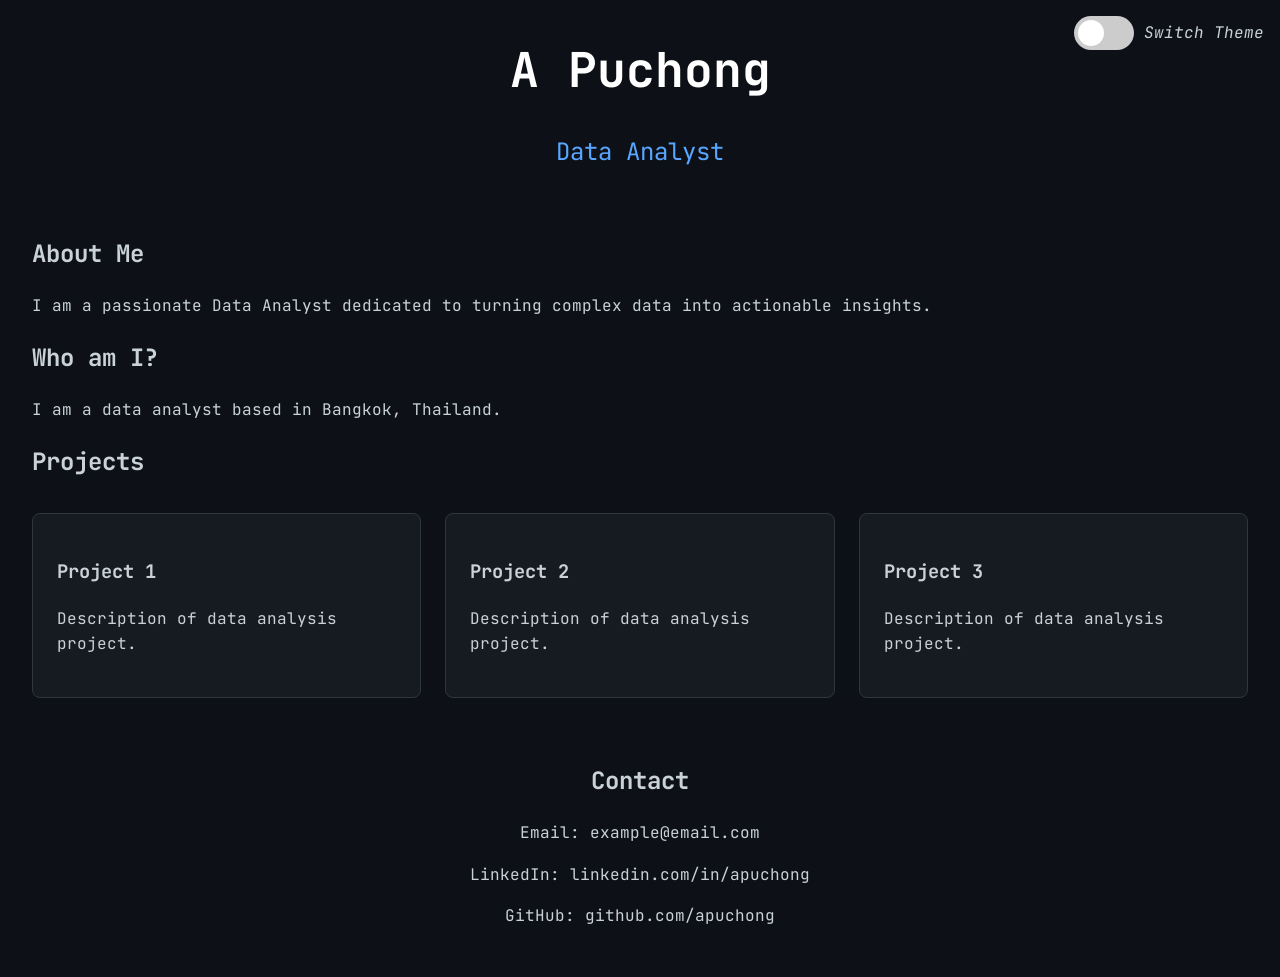
<file: index.html>
<!DOCTYPE html>
<html lang="en">
<head>
    <meta charset="UTF-8">
    <meta name="viewport" content="width=device-width, initial-scale=1.0">
    <title>A Puchong | Data Analyst</title>
    <link rel="preconnect" href="https://fonts.googleapis.com">
    <link rel="preconnect" href="https://fonts.gstatic.com" crossorigin>
    <link href="https://fonts.googleapis.com/css2?family=JetBrains+Mono:wght@400;700&display=swap" rel="stylesheet">
    <link rel="stylesheet" href="style.css">
</head>
<body>
    <div class="theme-switch-wrapper">
        <label class="theme-switch" for="checkbox">
            <input type="checkbox" id="checkbox" />
            <div class="slider round"></div>
        </label>
        <em>Switch Theme</em>
    </div>
    <header>
        <h1>A Puchong</h1>
        <p class="subtitle">Data Analyst</p>
    </header>

    <section id="about">
        <h2>About Me</h2>
        <p>I am a passionate Data Analyst dedicated to turning complex data into actionable insights.</p>
    </section>

    <section id="projects">
        <h2>Who am I?</h2>
        <div class="about-me">
            <p>I am a data analyst based in Bangkok, Thailand.</p>
        </div>
    </section>

    <section id="projects">
        <h2>Projects</h2>
        <div class="project-grid">
            <div class="project-card"><h3>Project 1</h3><p>Description of data analysis project.</p></div>
            <div class="project-card"><h3>Project 2</h3><p>Description of data analysis project.</p></div>
            <div class="project-card"><h3>Project 3</h3><p>Description of data analysis project.</p></div>
        </div>
    </section>

    <section id="contact">
        <h2>Contact</h2>
        <p>Email: example@email.com</p>
        <p>LinkedIn: linkedin.com/in/apuchong</p>
        <p>GitHub: github.com/apuchong</p>
    </section>

    <script src="script.js"></script>
</body>
</html>
</file>
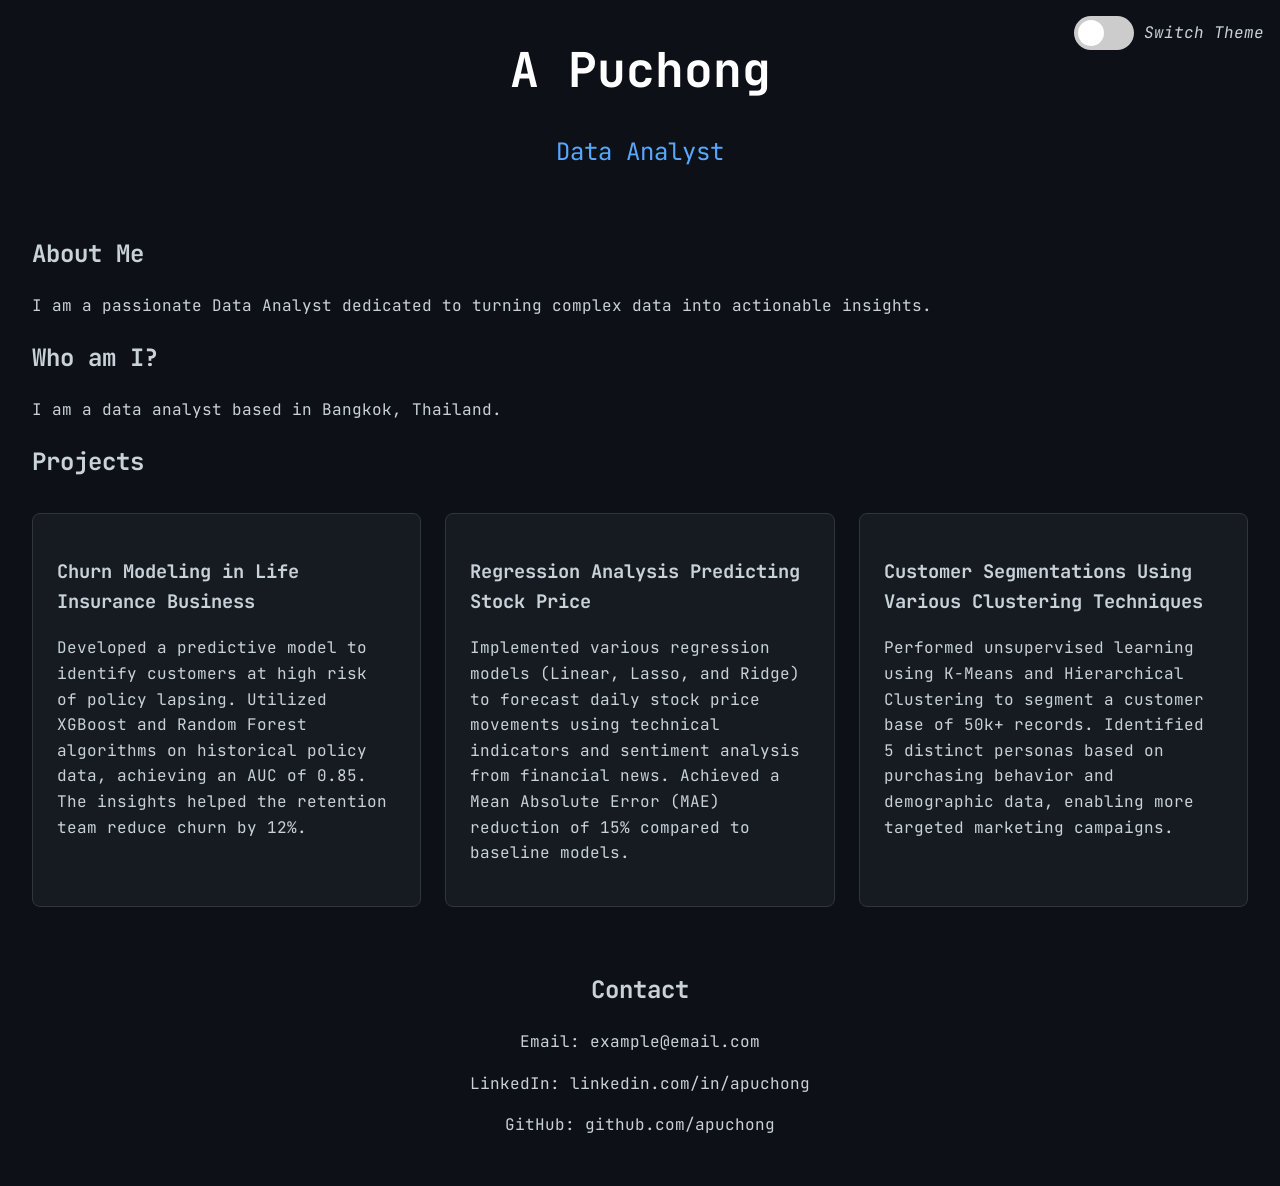
<file: docs/index.html>
<!DOCTYPE html>
<html lang="en">
<head>
    <meta charset="UTF-8">
    <meta name="viewport" content="width=device-width, initial-scale=1.0">
    <title>A Puchong | Data Analyst</title>
    <link rel="preconnect" href="https://fonts.googleapis.com">
    <link rel="preconnect" href="https://fonts.gstatic.com" crossorigin>
    <link href="https://fonts.googleapis.com/css2?family=JetBrains+Mono:wght@400;700&display=swap" rel="stylesheet">
    <link rel="stylesheet" href="style.css">
</head>
<body>
    <div class="theme-switch-wrapper">
        <label class="theme-switch" for="checkbox">
            <input type="checkbox" id="checkbox" />
            <div class="slider round"></div>
        </label>
        <em>Switch Theme</em>
    </div>
    <header>
        <h1>A Puchong</h1>
        <p class="subtitle">Data Analyst</p>
    </header>

    <section id="about">
        <h2>About Me</h2>
        <p>I am a passionate Data Analyst dedicated to turning complex data into actionable insights.</p>
    </section>

    <section id="who-am-i">
        <h2>Who am I?</h2>
        <div class="about-me">
            <p>I am a data analyst based in Bangkok, Thailand.</p>
        </div>
    </section>

    <section id="projects">
        <h2>Projects</h2>
        <div class="project-grid">
            <div class="project-card">
                <h3>Churn Modeling in Life Insurance Business</h3>
                <p>Developed a predictive model to identify customers at high risk of policy lapsing. Utilized XGBoost and Random Forest algorithms on historical policy data, achieving an AUC of 0.85. The insights helped the retention team reduce churn by 12%.</p>
            </div>
            <div class="project-card">
                <h3>Regression Analysis Predicting Stock Price</h3>
                <p>Implemented various regression models (Linear, Lasso, and Ridge) to forecast daily stock price movements using technical indicators and sentiment analysis from financial news. Achieved a Mean Absolute Error (MAE) reduction of 15% compared to baseline models.</p>
            </div>
            <div class="project-card">
                <h3>Customer Segmentations Using Various Clustering Techniques</h3>
                <p>Performed unsupervised learning using K-Means and Hierarchical Clustering to segment a customer base of 50k+ records. Identified 5 distinct personas based on purchasing behavior and demographic data, enabling more targeted marketing campaigns.</p>
            </div>
        </div>
    </section>

    <section id="contact">
        <h2>Contact</h2>
        <p>Email: example@email.com</p>
        <p>LinkedIn: linkedin.com/in/apuchong</p>
        <p>GitHub: github.com/apuchong</p>
    </section>

    <script src="script.js"></script>
</body>
</html>
</file>
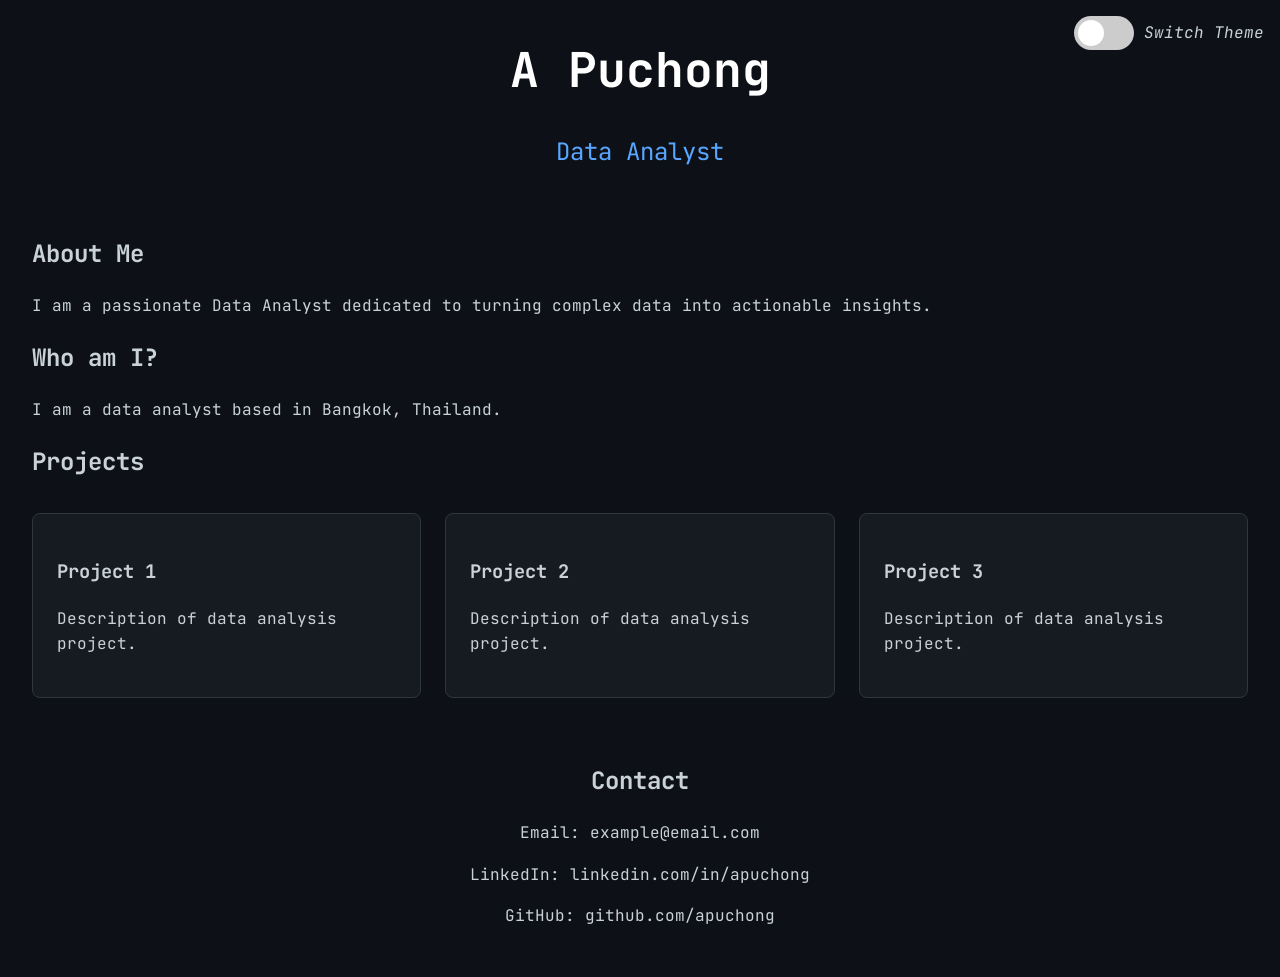
<file: puchong-a-portfolio/index.html>
<!DOCTYPE html>
<html lang="en">
<head>
    <meta charset="UTF-8">
    <meta name="viewport" content="width=device-width, initial-scale=1.0">
    <title>A Puchong | Data Analyst</title>
    <link rel="preconnect" href="https://fonts.googleapis.com">
    <link rel="preconnect" href="https://fonts.gstatic.com" crossorigin>
    <link href="https://fonts.googleapis.com/css2?family=JetBrains+Mono:wght@400;700&display=swap" rel="stylesheet">
    <link rel="stylesheet" href="style.css">
</head>
<body>
    <div class="theme-switch-wrapper">
        <label class="theme-switch" for="checkbox">
            <input type="checkbox" id="checkbox" />
            <div class="slider round"></div>
        </label>
        <em>Switch Theme</em>
    </div>
    <header>
        <h1>A Puchong</h1>
        <p class="subtitle">Data Analyst</p>
    </header>

    <section id="about">
        <h2>About Me</h2>
        <p>I am a passionate Data Analyst dedicated to turning complex data into actionable insights.</p>
    </section>

    <section id="who-am-i">
        <h2>Who am I?</h2>
        <div class="about-me">
            <p>I am a data analyst based in Bangkok, Thailand.</p>
        </div>
    </section>

    <section id="projects">
        <h2>Projects</h2>
        <div class="project-grid">
            <div class="project-card"><h3>Project 1</h3><p>Description of data analysis project.</p></div>
            <div class="project-card"><h3>Project 2</h3><p>Description of data analysis project.</p></div>
            <div class="project-card"><h3>Project 3</h3><p>Description of data analysis project.</p></div>
        </div>
    </section>

    <section id="contact">
        <h2>Contact</h2>
        <p>Email: example@email.com</p>
        <p>LinkedIn: linkedin.com/in/apuchong</p>
        <p>GitHub: github.com/apuchong</p>
    </section>

    <script src="script.js"></script>
</body>
</html>
</file>
<file: style.css>
:root {
    --bg-color: #0d1117;
    --text-color: #c9d1d9;
    --accent-color: #58a6ff;
    --card-bg: #161b22;
    --heading-color: #fff;
}

[data-theme='light'] {
    --bg-color: #ffffff;
    --text-color: #333333;
    --accent-color: #0056b3;
    --card-bg: #f4f4f4;
    --heading-color: #000;
}

.theme-switch-wrapper {
    display: flex;
    align-items: center;
    position: absolute;
    top: 1rem;
    right: 1rem;
}

.theme-switch {
    display: inline-block;
    height: 34px;
    position: relative;
    width: 60px;
    margin-right: 10px;
}

.theme-switch input { display:none; }

.slider {
    background-color: #ccc;
    bottom: 0;
    cursor: pointer;
    left: 0;
    position: absolute;
    right: 0;
    top: 0;
    transition: .4s;
}

.slider:before {
    background-color: #fff;
    bottom: 4px;
    content: "";
    height: 26px;
    left: 4px;
    position: absolute;
    transition: .4s;
    width: 26px;
}

input:checked + .slider { background-color: var(--accent-color); }
input:checked + .slider:before { transform: translateX(26px); }

.slider.round { border-radius: 34px; }
.slider.round:before { border-radius: 50%; }


body {
    font-family: 'JetBrains Mono', monospace;
    background-color: var(--bg-color);
    color: var(--text-color);
    margin: 0;
    padding: 2rem;
    line-height: 1.6;
    transition: background-color 0.3s, color 0.3s;
}

header {
    text-align: center;
    margin-bottom: 4rem;
}

h1 { font-size: 3rem; margin: 0; color: var(--heading-color); }
.subtitle { font-size: 1.5rem; color: var(--accent-color); }

.project-grid {
    display: grid;
    grid-template-columns: repeat(auto-fit, minmax(250px, 1fr));
    gap: 1.5rem;
    margin-top: 2rem;
}

.project-card {
    background: var(--card-bg);
    padding: 1.5rem;
    border-radius: 8px;
    border: 1px solid #30363d;
}

#contact {
    margin-top: 4rem;
    text-align: center;
}
</file>
<file: docs/style.css>
:root {
    --bg-color: #0d1117;
    --text-color: #c9d1d9;
    --accent-color: #58a6ff;
    --card-bg: #161b22;
    --heading-color: #fff;
}

[data-theme='light'] {
    --bg-color: #ffffff;
    --text-color: #333333;
    --accent-color: #0056b3;
    --card-bg: #f4f4f4;
    --heading-color: #000;
}

.theme-switch-wrapper {
    display: flex;
    align-items: center;
    position: absolute;
    top: 1rem;
    right: 1rem;
}

.theme-switch {
    display: inline-block;
    height: 34px;
    position: relative;
    width: 60px;
    margin-right: 10px;
}

.theme-switch input { display:none; }

.slider {
    background-color: #ccc;
    bottom: 0;
    cursor: pointer;
    left: 0;
    position: absolute;
    right: 0;
    top: 0;
    transition: .4s;
}

.slider:before {
    background-color: #fff;
    bottom: 4px;
    content: "";
    height: 26px;
    left: 4px;
    position: absolute;
    transition: .4s;
    width: 26px;
}

input:checked + .slider { background-color: var(--accent-color); }
input:checked + .slider:before { transform: translateX(26px); }

.slider.round { border-radius: 34px; }
.slider.round:before { border-radius: 50%; }


body {
    font-family: 'JetBrains Mono', monospace;
    background-color: var(--bg-color);
    color: var(--text-color);
    margin: 0;
    padding: 2rem;
    line-height: 1.6;
    transition: background-color 0.3s, color 0.3s;
}

header {
    text-align: center;
    margin-bottom: 4rem;
}

h1 { font-size: 3rem; margin: 0; color: var(--heading-color); }
.subtitle { font-size: 1.5rem; color: var(--accent-color); }

.project-grid {
    display: grid;
    grid-template-columns: repeat(auto-fit, minmax(250px, 1fr));
    gap: 1.5rem;
    margin-top: 2rem;
}

.project-card {
    background: var(--card-bg);
    padding: 1.5rem;
    border-radius: 8px;
    border: 1px solid #30363d;
}

#contact {
    margin-top: 4rem;
    text-align: center;
}
</file>
<file: puchong-a-portfolio/style.css>
:root {
    --bg-color: #0d1117;
    --text-color: #c9d1d9;
    --accent-color: #58a6ff;
    --card-bg: #161b22;
    --heading-color: #fff;
}

[data-theme='light'] {
    --bg-color: #ffffff;
    --text-color: #333333;
    --accent-color: #0056b3;
    --card-bg: #f4f4f4;
    --heading-color: #000;
}

.theme-switch-wrapper {
    display: flex;
    align-items: center;
    position: absolute;
    top: 1rem;
    right: 1rem;
}

.theme-switch {
    display: inline-block;
    height: 34px;
    position: relative;
    width: 60px;
    margin-right: 10px;
}

.theme-switch input { display:none; }

.slider {
    background-color: #ccc;
    bottom: 0;
    cursor: pointer;
    left: 0;
    position: absolute;
    right: 0;
    top: 0;
    transition: .4s;
}

.slider:before {
    background-color: #fff;
    bottom: 4px;
    content: "";
    height: 26px;
    left: 4px;
    position: absolute;
    transition: .4s;
    width: 26px;
}

input:checked + .slider { background-color: var(--accent-color); }
input:checked + .slider:before { transform: translateX(26px); }

.slider.round { border-radius: 34px; }
.slider.round:before { border-radius: 50%; }


body {
    font-family: 'JetBrains Mono', monospace;
    background-color: var(--bg-color);
    color: var(--text-color);
    margin: 0;
    padding: 2rem;
    line-height: 1.6;
    transition: background-color 0.3s, color 0.3s;
}

header {
    text-align: center;
    margin-bottom: 4rem;
}

h1 { font-size: 3rem; margin: 0; color: var(--heading-color); }
.subtitle { font-size: 1.5rem; color: var(--accent-color); }

.project-grid {
    display: grid;
    grid-template-columns: repeat(auto-fit, minmax(250px, 1fr));
    gap: 1.5rem;
    margin-top: 2rem;
}

.project-card {
    background: var(--card-bg);
    padding: 1.5rem;
    border-radius: 8px;
    border: 1px solid #30363d;
}

#contact {
    margin-top: 4rem;
    text-align: center;
}
</file>
